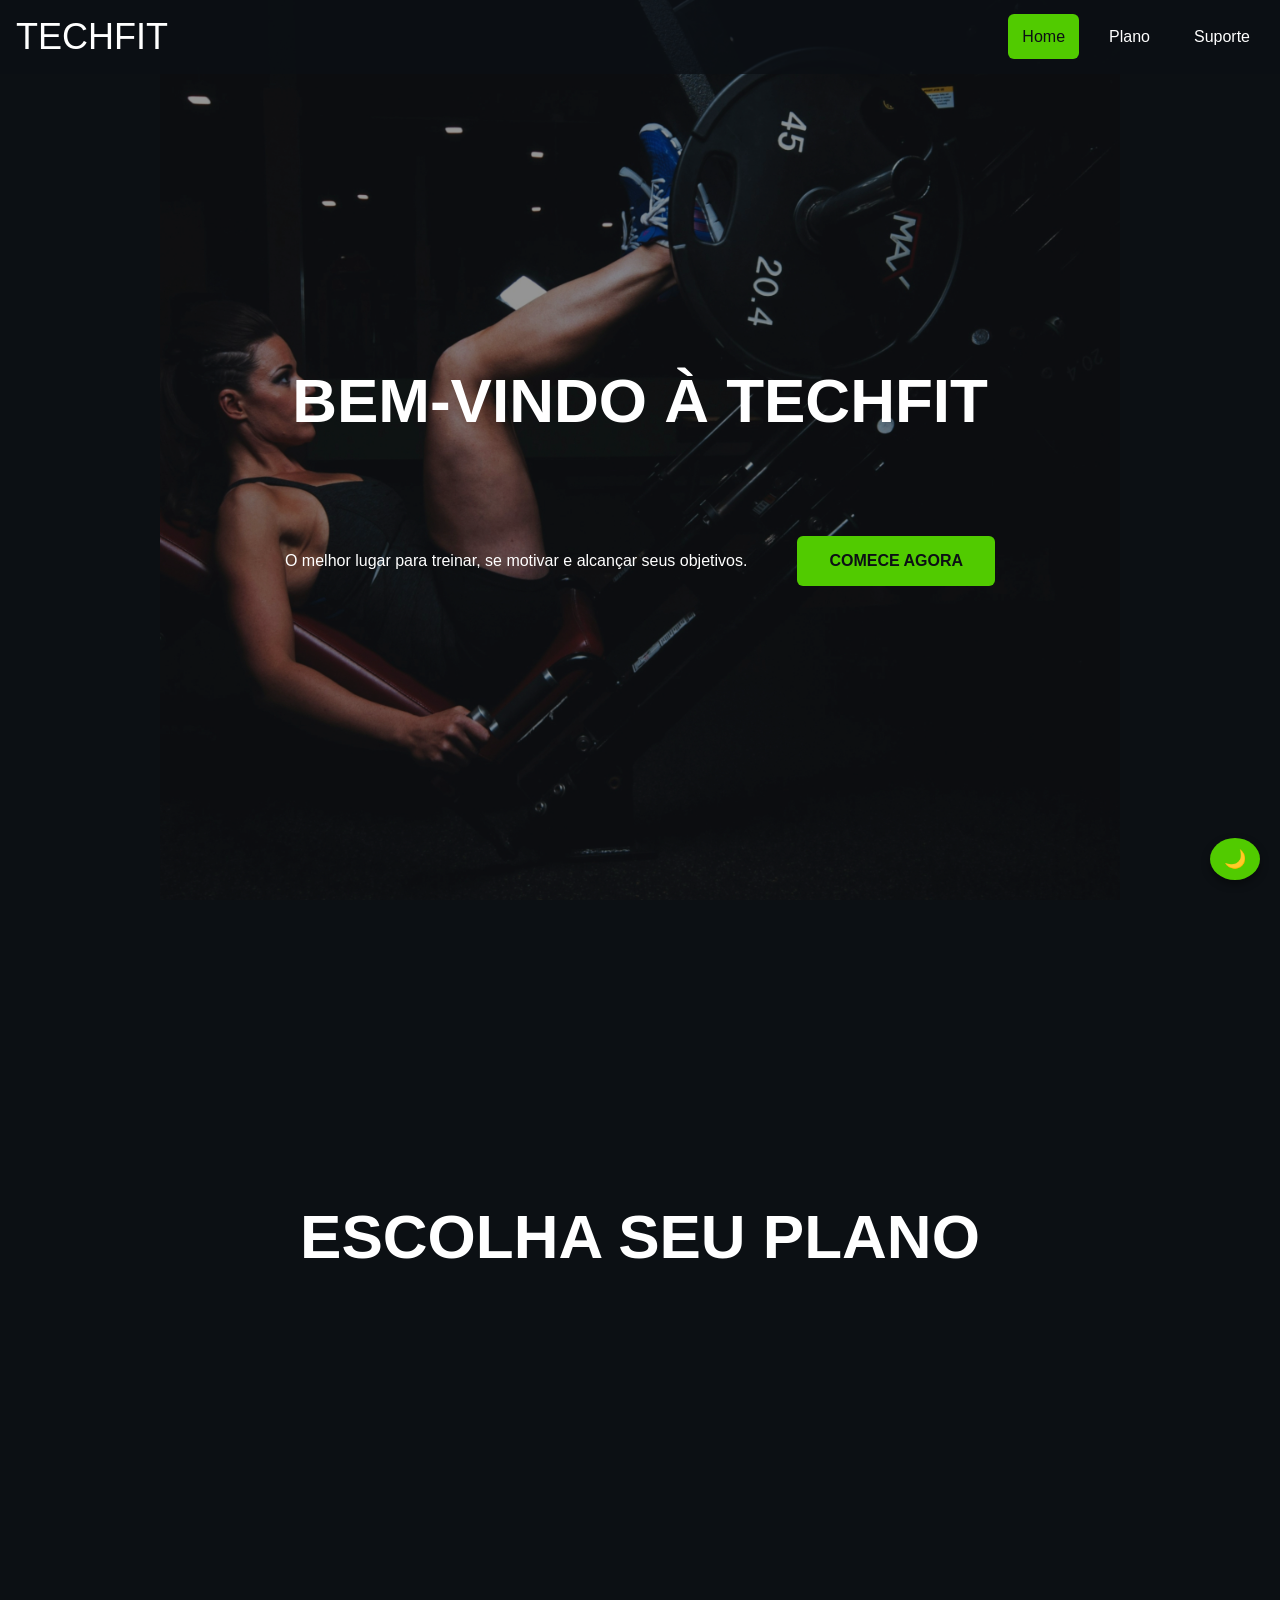
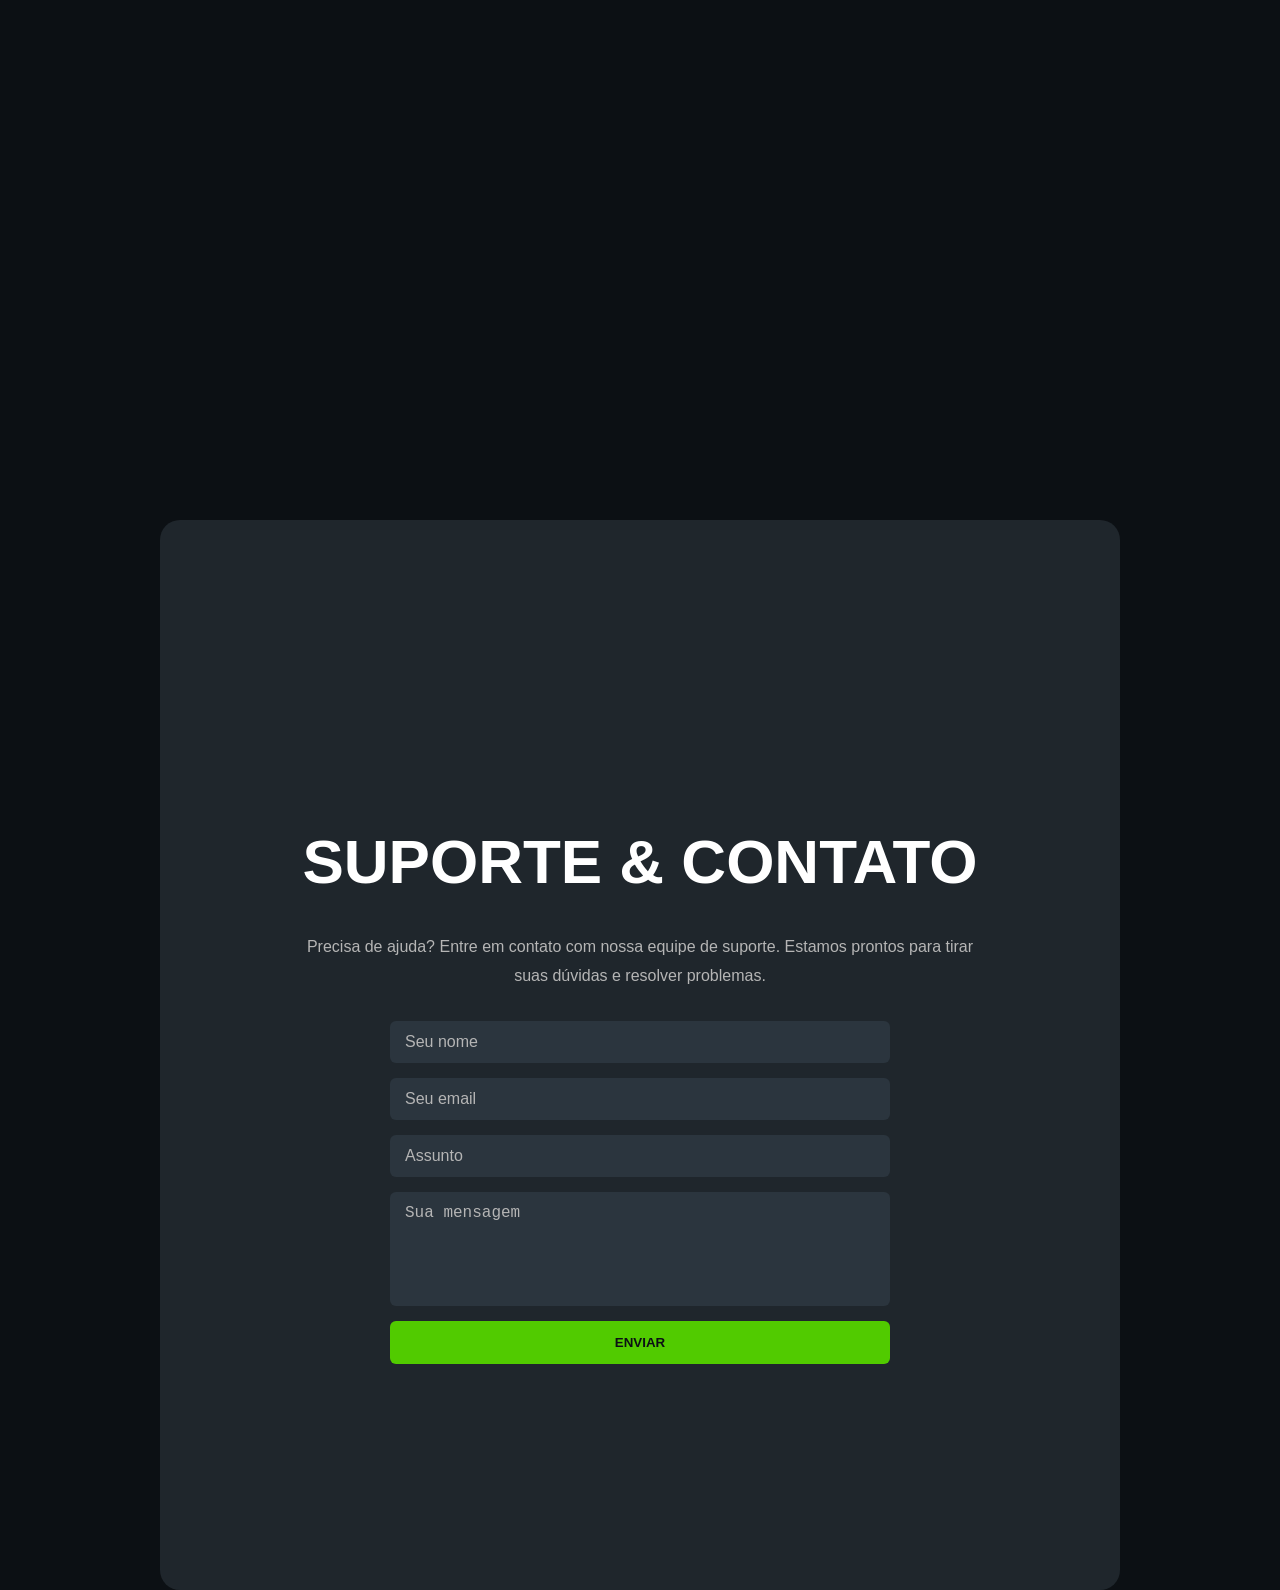
<file: index.html>
<!DOCTYPE html>
<html lang="pt-br">
<head>
    <meta charset="UTF-8">
    <meta name="viewport" content="width=device-width, initial-scale=1.0">
    <title>TechFit - Home</title>
    <link rel="stylesheet" href="assets/css/style.css">
    <link rel="shortcut icon" href="favicon-16x16.png" type="image/x-icon">
</head>
<body>

<!-- ===== HEADER ===== -->
<header class="header">
    <div class="header__logo">TechFit</div>
    <nav class="header__nav">
    <ul>
        <li><a href="#home" class="header__nav--active">Home</a></li>
        <li><a href="#plano">Plano</a></li>
        <li><a href="#suporte">Suporte</a></li>
        <!-- <li><a href="#contato">Contato</a></li> removido -->
    </ul>
</nav>

</header>

<!-- ===== HOME ===== -->
<section id="home" class="home-section">
    <div class="home-overlay"></div>
    <div class="home-content">
        <h1 class="main-title">Bem-vindo à TechFit</h1>
        <p class="home-subtitle">O melhor lugar para treinar, se motivar e alcançar seus objetivos.</p>
        <a href="#plano" class="btn-home">Comece Agora</a>
    </div>
</section>

<!-- ===== PLANO ===== -->
<section id="plano" class="section">
    <h1 class="main-title">Escolha seu plano</h1>
    <div class="pricing">
        <div class="pricing-plan">
            <h2 class="pricing-plan__title">Essencial</h2>
            <p><span class="pricing-plan__price">R$50.00</span> / mês</p>
            <ul class="pricing-plan__features">
                <li>1 Acesso a visitante por mês</li>
                <li>Suplemento grátis</li>
                <li>App grátis</li>
            </ul>
            <a href="essencial.html" class="pricing-plan__cta">Assine já</a>
        </div>

        <div class="pricing-plan">
            <h2 class="pricing-plan__title">Premium</h2>
            <p><span class="pricing-plan__price">R$80.00</span> / mês</p>
            <ul class="pricing-plan__features">
                <li>1 Acesso a visitante por mês</li>
                <li>Suplemento grátis</li>
                <li>App grátis</li>
                <li>Acesso liberado a todas unidades</li>
            </ul>
           <a href="premium.html" class="pricing-plan__cta">Assine já</a>
        </div>

        <div class="pricing-plan">
            <h2 class="pricing-plan__title">Gold</h2>
            <p><span class="pricing-plan__price">R$120.00</span> / mês</p>
            <ul class="pricing-plan__features">
                <li>1 Acesso a visitante por mês</li>
                <li>Suplemento grátis</li>
                <li>App grátis</li>
                <li>Acesso liberado a todas unidades</li>
                <li>Personal trainer grátis</li>
            </ul>
            <a href="gold.html" class="pricing-plan__cta">Assine já</a>
        </div>
    </div>
</section>

<!-- ===== SUPORTE / CONTATO ===== -->
<section id="suporte" class="section suporte-section">
    <h1 class="main-title">Suporte & Contato</h1>
    <p class="suporte-text">
        Precisa de ajuda? Entre em contato com nossa equipe de suporte. Estamos prontos para tirar suas dúvidas e resolver problemas.
    </p>

    <div class="suporte-form">
        <input type="text" id="nome" placeholder="Seu nome" required>
        <input type="email" id="email" placeholder="Seu email" required>
        <input type="text" id="assunto" placeholder="Assunto" required>
        <textarea id="mensagem" placeholder="Sua mensagem" rows="5" required></textarea>
        <button id="enviar">Enviar</button>
        <p id="confirmacao" class="confirmacao-text"></p>
    </div>
</section>


<script src="assets/js/script.js" defer></script>
</body>
</html>
</file>
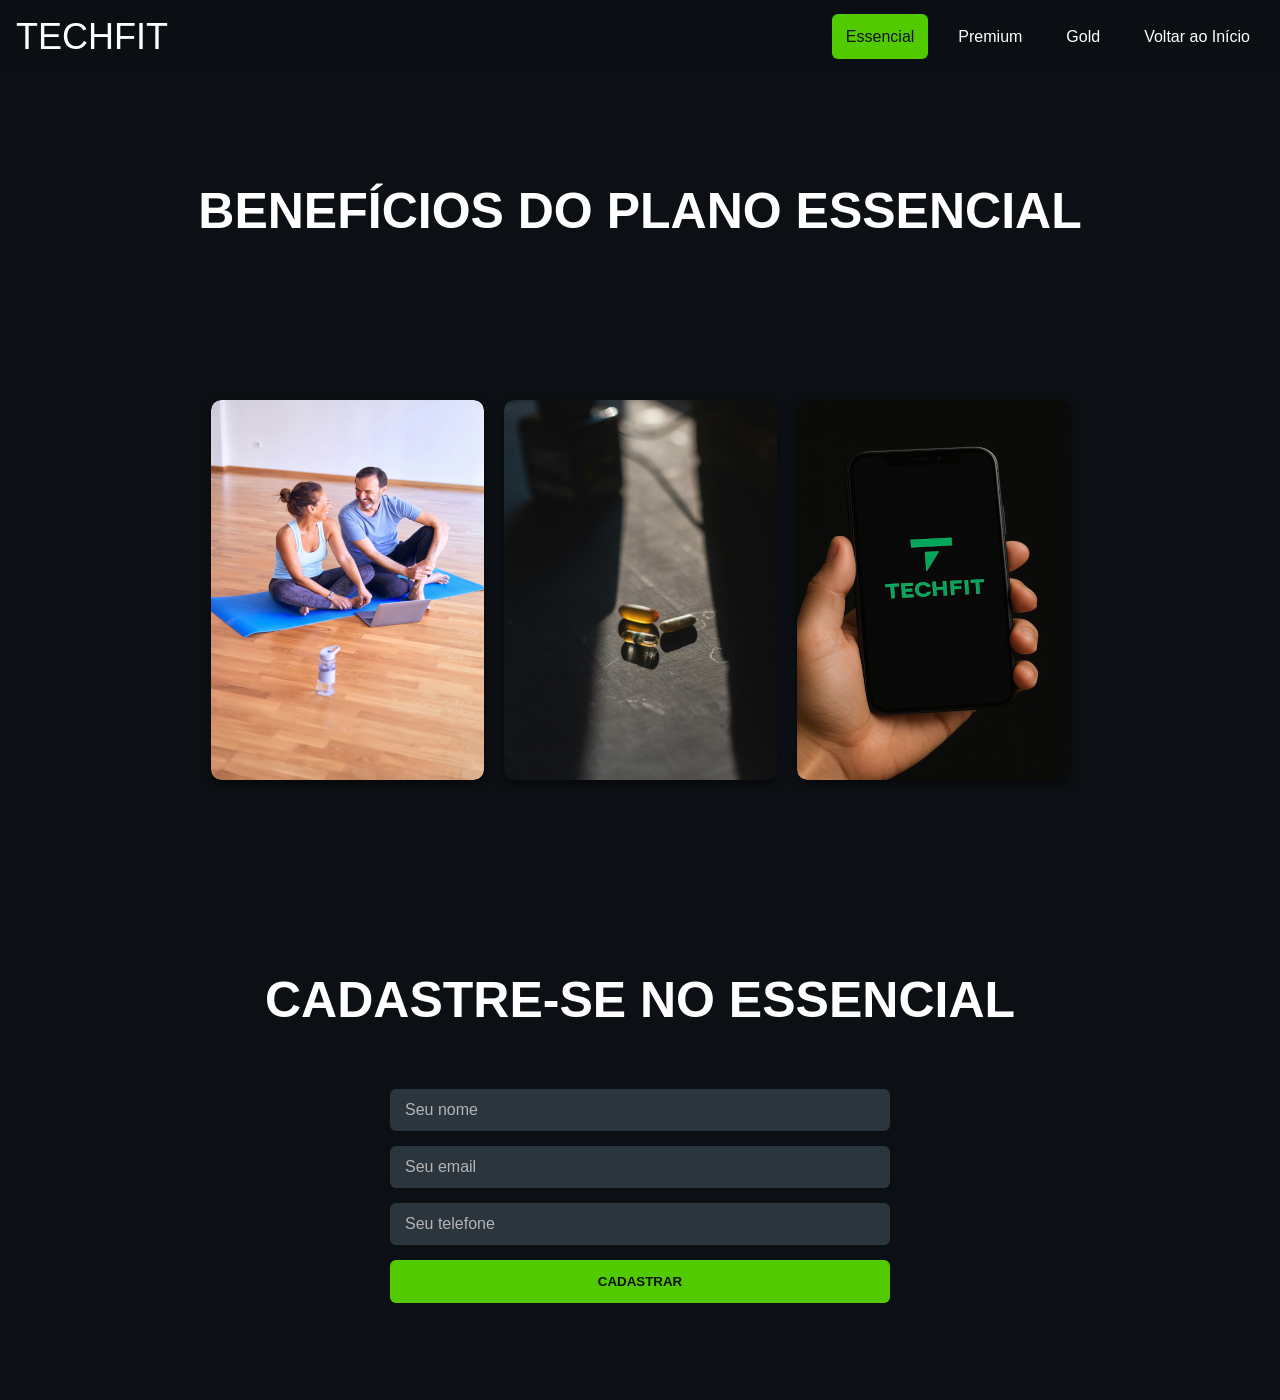
<file: essencial.html>
<!DOCTYPE html>
<html lang="pt-br">
<head>
  <meta charset="UTF-8">
  <meta name="viewport" content="width=device-width, initial-scale=1.0">
  <title>TechFit - Plano Essencial</title>
  <link rel="stylesheet" href="assets/css/essencial.css">
  <link rel="shortcut icon" href="favicon-16x16.png" type="image/x-icon">
</head>
<body>

  <!-- ===== HEADER ===== -->
  <header class="header">
    <div class="header__logo">TechFit</div>
    <nav class="header__nav">
      <ul>
        <li><a href="essencial.html" class="header__nav--active">Essencial</a></li>
        <li><a href="premium.html">Premium</a></li>
        <li><a href="gold.html">Gold</a></li>
        <li><a href="index.html">Voltar ao Início</a></li>
      </ul>
    </nav>
  </header>

  <!-- ===== BENEFÍCIOS ===== -->
  <section class="beneficios-wrapper">
    <h1 class="main-title">Benefícios do Plano Essencial</h1>

    <div class="beneficios">
      <div class="beneficio-card">
        <img src="assets/img/acessoamigo.jpg" alt="Acesso a visitante">
        <div class="beneficio-text">1 Acesso a visitante por mês</div>
      </div>

      <div class="beneficio-card">
        <img src="assets/img/suplemento.jpg" alt="Suplemento grátis">
        <div class="beneficio-text">Suplemento grátis</div>
      </div>

      <div class="beneficio-card">
        <img src="assets/img/app.jpg" alt="App grátis">
        <div class="beneficio-text">App grátis</div>
      </div>

  </section>

  <!-- ===== CADASTRO ===== -->
  <section class="cadastro">
  <h1 class="main-title">Cadastre-se no Essencial</h1>
  <form id="cadastroForm" class="cadastro-form">
  <input type="text" id="nome" placeholder="Seu nome" required>
  <input type="email" id="email" placeholder="Seu email" required>
  <input type="text" id="telefone" placeholder="Seu telefone" required>
  <button type="submit">Cadastrar</button>
  <p id="confirmacao" class="confirmacao-text"></p>
</form>
<!-- Modal de confirmação -->
<div id="popupConfirmacao" class="popup">
  <div class="popup-content">
    <span id="fecharPopup" class="popup-fechar">&times;</span>
    <p id="mensagemPopup"></p>
  </div>
</div>

</section>

  <script src="assets/js/premium.js"></script>
</body>
</html>
</file>
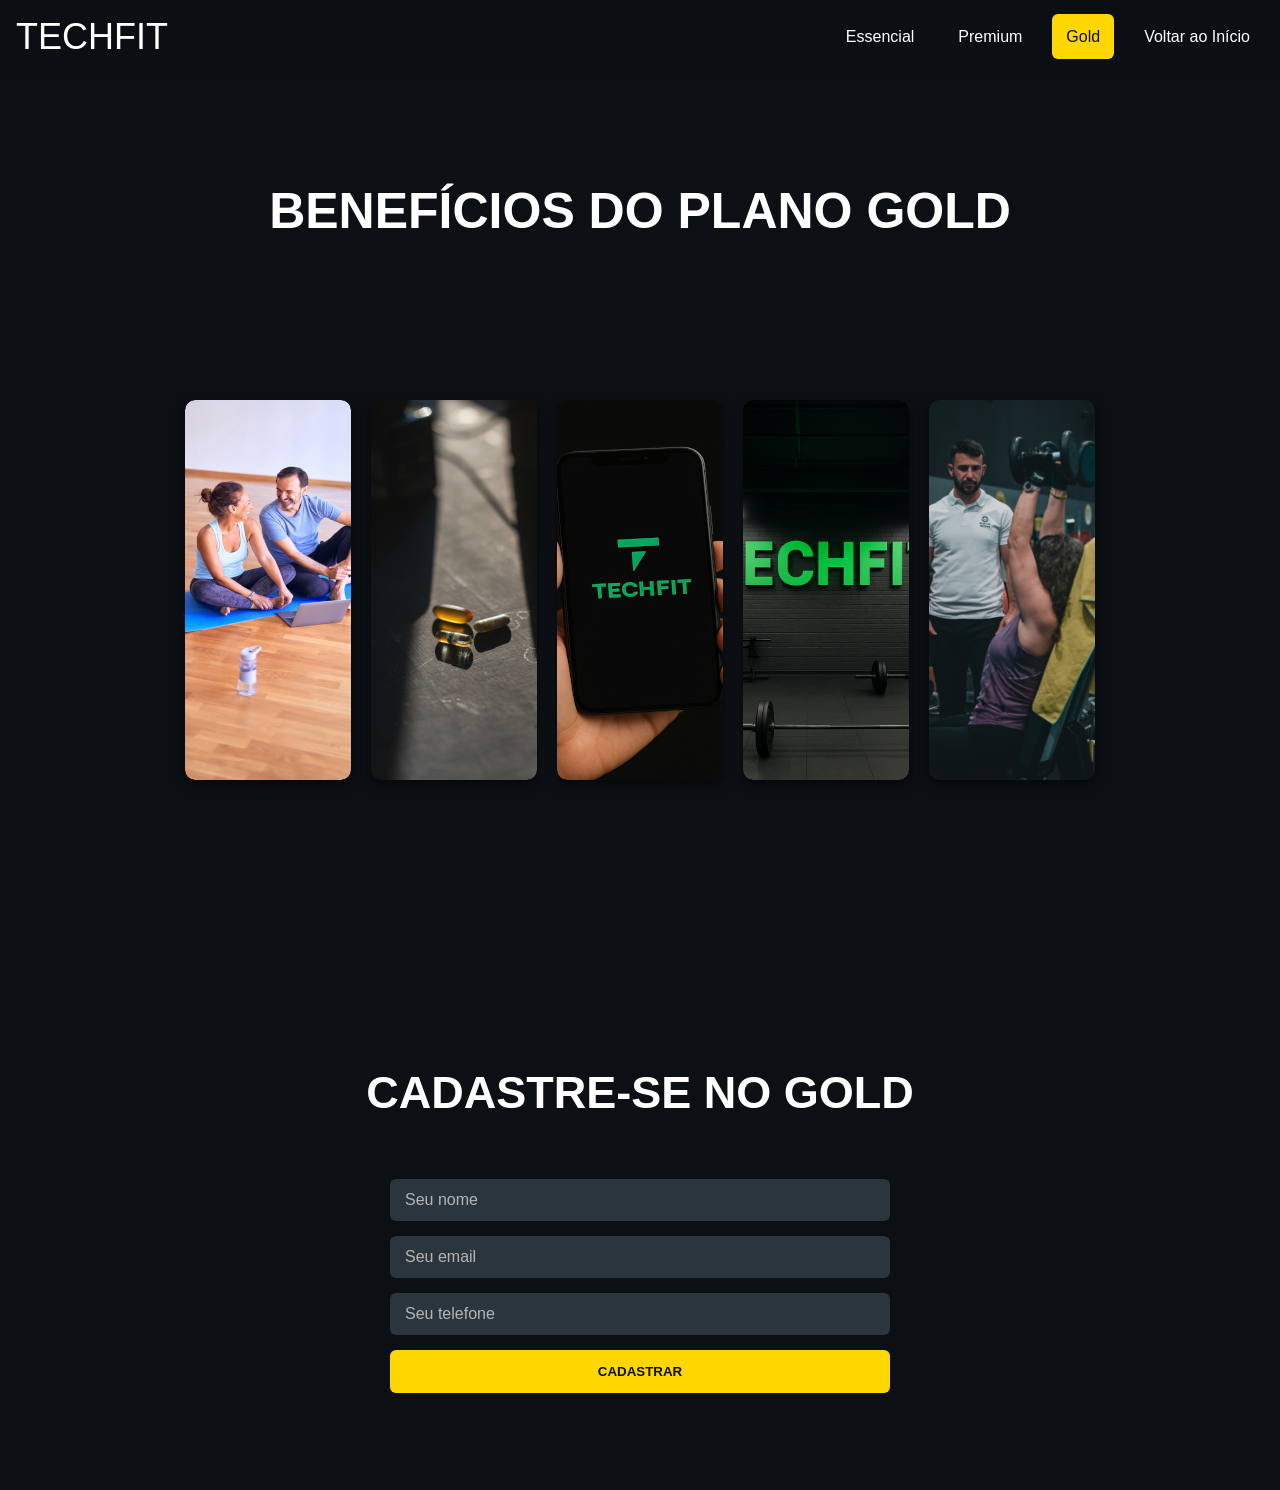
<file: gold.html>
<!DOCTYPE html>
<html lang="pt-br">
<head>
  <meta charset="UTF-8">
  <meta name="viewport" content="width=device-width, initial-scale=1.0">
  <title>TechFit - Plano Gold</title>
  <link rel="stylesheet" href="assets/css/gold.css">
  <link rel="shortcut icon" href="favicon-16x16.png" type="image/x-icon">
</head>
<body>

  <!-- ===== HEADER ===== -->
  <header class="header">
    <div class="header__logo">TechFit</div>
    <nav class="header__nav">
      <ul>
        <li><a href="essencial.html">Essencial</a></li>
        <li><a href="premium.html">Premium</a></li>
        <li><a href="gold.html" class="header__nav--active">Gold</a></li>
        <li><a href="index.html">Voltar ao Início</a></li>
      </ul>
    </nav>
  </header>

  <!-- ===== BENEFÍCIOS ===== -->
  <section class="beneficios-wrapper">
    <h1 class="main-title">Benefícios do Plano Gold</h1>

    <div class="beneficios">
      <div class="beneficio-card">
        <img src="assets/img/acessoamigo.jpg" alt="Acesso a visitante">
        <div class="beneficio-text">1 Acesso a visitante por mês</div>
      </div>

      <div class="beneficio-card">
        <img src="assets/img/suplemento.jpg" alt="Suplemento grátis">
        <div class="beneficio-text">Suplemento grátis</div>
      </div>

      <div class="beneficio-card">
        <img src="assets/img/app.jpg" alt="App grátis">
        <div class="beneficio-text">App grátis</div>
      </div>

      <div class="beneficio-card">
        <img src="assets/img/unidade.png" alt="Acesso a todas unidades">
        <div class="beneficio-text">Acesso liberado a todas unidades</div>
      </div>

      <div class="beneficio-card">
        <img src="assets/img/personal.jpg" alt="Acesso a todas unidades">
        <div class="beneficio-text">Personal Trainer Grátis</div>
      </div>
    </div>
  </section>

  <!-- ===== CADASTRO ===== -->
  <section class="cadastro">
  <h1 class="main-title">Cadastre-se no Gold</h1>
  <form id="cadastroForm" class="cadastro-form">
  <input type="text" id="nome" placeholder="Seu nome" required>
  <input type="email" id="email" placeholder="Seu email" required>
  <input type="text" id="telefone" placeholder="Seu telefone" required>
  <button type="submit">Cadastrar</button>
  <p id="confirmacao" class="confirmacao-text"></p>
</form>
<!-- Modal de confirmação -->
<div id="popupConfirmacao" class="popup">
  <div class="popup-content">
    <span id="fecharPopup" class="popup-fechar">&times;</span>
    <p id="mensagemPopup"></p>
  </div>
</div>

</section>

  <script src="assets/js/gold.js"></script>
</body>
</html>
</file>
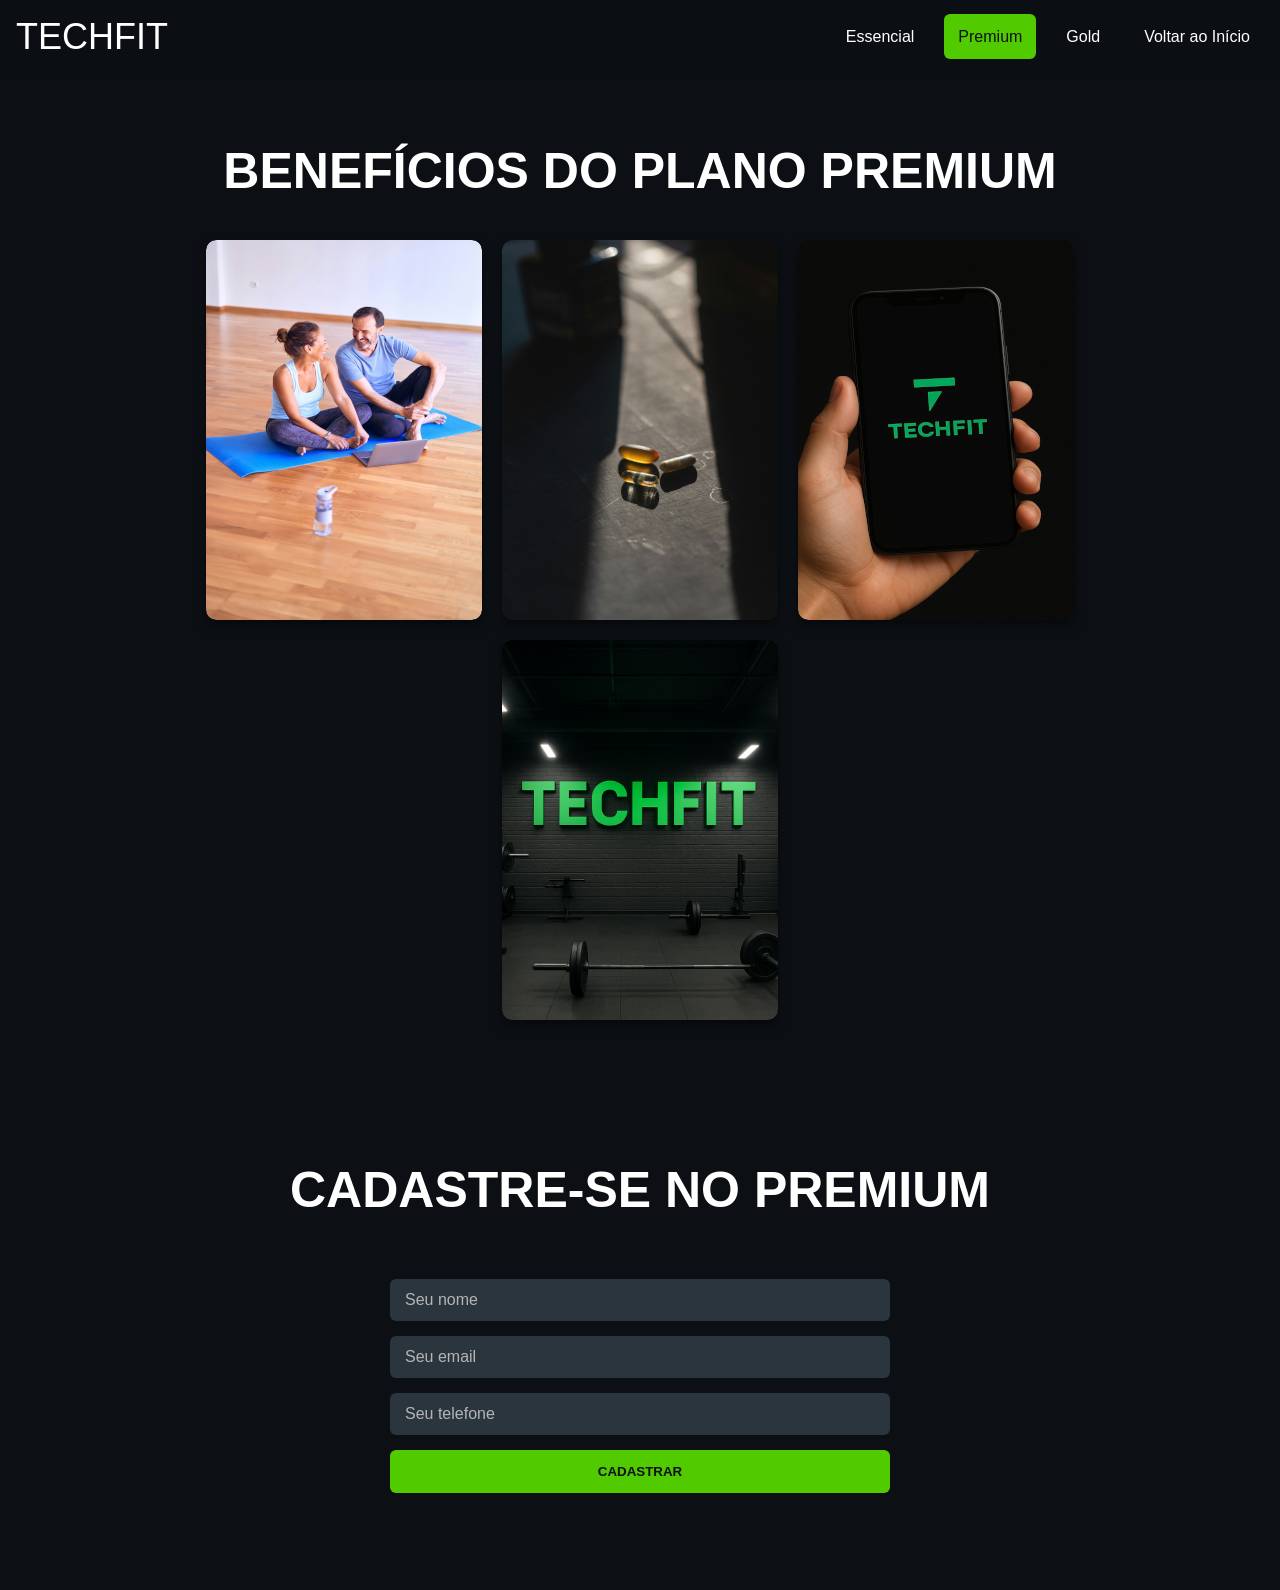
<file: premium.html>
<!DOCTYPE html>
<html lang="pt-br">
<head>
  <meta charset="UTF-8">
  <meta name="viewport" content="width=device-width, initial-scale=1.0">
  <title>TechFit - Plano Premium</title>
  <link rel="stylesheet" href="assets/css/premium.css">
  <link rel="shortcut icon" href="favicon-16x16.png" type="image/x-icon">
</head>
<body>

  <!-- ===== HEADER ===== -->
  <header class="header">
    <div class="header__logo">TechFit</div>
    <nav class="header__nav">
      <ul>
        <li><a href="essencial.html">Essencial</a></li>
        <li><a href="premium.html" class="header__nav--active">Premium</a></li>
        <li><a href="gold.html">Gold</a></li>
        <li><a href="index.html">Voltar ao Início</a></li>
      </ul>
    </nav>
  </header>

  <!-- ===== BENEFÍCIOS ===== -->
  <section class="beneficios-wrapper">
    <h1 class="main-title">Benefícios do Plano Premium</h1>

    <div class="beneficios">
      <div class="beneficio-card">
        <img src="assets/img/acessoamigo.jpg" alt="Acesso a visitante">
        <div class="beneficio-text">1 Acesso a visitante por mês</div>
      </div>

      <div class="beneficio-card">
        <img src="assets/img/suplemento.jpg" alt="Suplemento grátis">
        <div class="beneficio-text">Suplemento grátis</div>
      </div>

      <div class="beneficio-card">
        <img src="assets/img/app.jpg" alt="App grátis">
        <div class="beneficio-text">App grátis</div>
      </div>

      <div class="beneficio-card">
        <img src="assets/img/unidade.png" alt="Acesso a todas unidades">
        <div class="beneficio-text">Acesso liberado a todas unidades</div>
      </div>
    </div>
  </section>

  <!-- ===== CADASTRO ===== -->
  <section class="cadastro">
  <h1 class="main-title">Cadastre-se no Premium</h1>
  <form id="cadastroForm" class="cadastro-form">
  <input type="text" id="nome" placeholder="Seu nome" required>
  <input type="email" id="email" placeholder="Seu email" required>
  <input type="text" id="telefone" placeholder="Seu telefone" required>
  <button type="submit">Cadastrar</button>
  <p id="confirmacao" class="confirmacao-text"></p>
</form>
<!-- Modal de confirmação -->
<div id="popupConfirmacao" class="popup">
  <div class="popup-content">
    <span id="fecharPopup" class="popup-fechar">&times;</span>
    <p id="mensagemPopup"></p>
  </div>
</div>

</section>

  <script src="assets/js/premium.js"></script>
</body>
</html>
</file>
<file: assets/css/style.css>
/* === BODY E FONTES === */
body {
    background-color: #0c1014;
    color: white;
    width: 90%;
    max-width: 960px;
    margin: 0 auto;
    font-family: 'Gill Sans', 'Gill Sans MT', Calibri, 'Trebuchet MS', sans-serif;
    scroll-behavior: smooth;
}

/* === HEADER === */
.header {
    position: fixed;
    top: 0;
    left: 0;
    right: 0;
    z-index: 1000;
    display: flex;
    justify-content: space-between;
    align-items: center;
    background-color: #0c1014cc;
    padding: 16px;
}

.header__logo {
    font-size: 36px;
    text-transform: uppercase;
}

.header__nav ul {
    display: flex;
    list-style: none;
    gap: 16px;
    margin: 0;
    padding: 0;
}

.header__nav a {
    color: white;
    text-decoration: none;
    padding: 14px;
    border-radius: 6px;
}

.header__nav a:hover {
    text-decoration: underline;
}

a.header__nav--active {
    background-color: #51cb00;
    color: #0c1014;
    pointer-events: none;
}

/* ===== HOME SECTION ===== */
.home-section {
    position: relative;
    background-image: url('../img/fitness.jpg');
    background-size: cover;
    background-position: center;
    min-height: 100vh;
    display: flex;
    align-items: center;
    justify-content: center;
    text-align: center;
    color: white;
    padding: 0;
    width: 100%;
    overflow: hidden;
}

.home-section::before {
    content: '';
    position: absolute;
    top: 0; left: 0; right: 0; bottom: 0;
    background: rgba(0,0,0,0.42);
    z-index: 0;
}

.home-content {
    position: relative;
    z-index: 1;
    max-width: 800px;
    display: flex;
    align-items: center;
    justify-content: center;
    gap: 50px;
    flex-wrap: wrap;
}

.home-text {
    max-width: 500px;
    text-align: center;
}

.home-image img {
    max-width: 400px;
    width: 100%;
    border-radius: 10px;
    box-shadow: 0 5px 15px rgba(0,0,0,0.5);
}

/* Botão Home */
.btn-home {
    text-decoration: none;
    color: #0c1014;
    background-color: #51cb00;
    padding: 16px 32px;
    border-radius: 6px;
    font-weight: bold;
    text-transform: uppercase;
    font-size: 16px;
    transition: 0.3s;
    display: inline-block;
}

.btn-home:hover {
    background-color: transparent;
    color: #51cb00;
    outline: 2px solid #51cb00;
}

.btn-home:active {
    transform: scale(0.98);
}

/* === PLANOS / PRICING === */
.pricing {
    display: flex;
    gap: 20px;
    justify-content: center;
    flex-wrap: wrap;
}

.pricing-plan {
    flex: 1;
    max-width: 300px;
    background-color: #1f262c;
    padding: 30px;
    border-radius: 6px;
    box-shadow: 0 5px 12px black;
    display: flex;
    flex-direction: column;
    align-items: center;
    opacity: 0;
    transform: translateY(50px);
    transition: 0.6s ease-out;
}

.pricing-plan.show {
    opacity: 1;
    transform: translateY(0);
}

.pricing-plan__title {
    text-transform: uppercase;
    border-bottom: 2px solid #51cb00;
    margin-top: 0;
    padding-bottom: 10px;
    letter-spacing: 2px;
}

.pricing-plan__price {
    font-size: 34px;
}

.pricing-plan__features {
    margin: 20px 0 35px;
    color: #b5b5b5;
    padding-left: 16px;
    line-height: 1.8;
    text-align: left;
    flex: 1;
}

.pricing-plan__features li::marker {
    color: #51cb00;
}

.pricing-plan__cta {
    text-decoration: none;
    color: #0c1014;
    background-color: #51cb00;
    border-radius: 6px;
    text-transform: uppercase;
    font-size: 16px;
    font-weight: bold;
    padding: 16px 10px;
    width: 100%;
    text-align: center;
}

.pricing-plan__cta:hover {
    outline: 2px solid #51cb00;
    background-color: transparent;
    color: white;
}

/* === SUPORTE / CONTATO === */
.suporte-section {
    background-color: #1f262c;
    color: white;
    display: flex;
    flex-direction: column;
    align-items: center;
    text-align: center;
    padding: 60px 20px;
    border-radius: 20px;
    margin-top: 150px;
}

.suporte-section .main-title {
    margin-bottom: 20px;
}

.suporte-section .suporte-text {
    max-width: 700px;
    margin-bottom: 30px;
    color: #b5b5b5;
    line-height: 1.8;
}

.suporte-form {
    display: flex;
    flex-direction: column;
    width: 100%;
    max-width: 500px;
    gap: 15px;
}

.suporte-form input,
.suporte-form textarea {
    padding: 12px 15px;
    border-radius: 6px;
    border: none;
    font-size: 16px;
    background-color: #2b353e;
    color: white;
    resize: none;
}

.suporte-form input::placeholder,
.suporte-form textarea::placeholder {
    color: #b5b5b5;
}

.suporte-form button {
    padding: 14px 20px;
    background-color: #51cb00;
    color: #0c1014;
    font-weight: bold;
    text-transform: uppercase;
    border: none;
    border-radius: 6px;
    cursor: pointer;
    transition: all 0.3s;
}

.suporte-form button:hover {
    background-color: transparent;
    color: white;
    outline: 2px solid #51cb00;
}

.confirmacao-text {
    color: #51cb00;
    font-weight: bold;
    margin-top: 10px;
    text-align: center;
}

/* === SEÇÕES === */
.section {
    min-height: 100vh;
    padding: 120px 20px 50px;
    display: flex;
    flex-direction: column;
    align-items: center;
    justify-content: center;
    text-align: center;
}

/* === TITULOS === */
.main-title {
    font-size: 62px;
    text-transform: uppercase;
    margin-bottom: 50px;
}

/* === HEADER SCROLLED === */
.header--scrolled {
    background-color: #0c1014cc;
    backdrop-filter: blur(5px);
    box-shadow: 0 2px 8px rgba(0,0,0,0.6);
    transition: 0.3s;
}

/* === TOGGLE DARK/LIGHT MODE BUTTON === */
.toggle-mode {
    position: fixed;
    bottom: 20px;
    right: 20px;
    padding: 10px 14px;
    border: none;
    border-radius: 50%;
    background: #51cb00;
    color: #0c1014;
    font-size: 18px;
    cursor: pointer;
    box-shadow: 0 4px 8px rgba(0,0,0,0.4);
}

/* === LIGHT MODE === */
body.light-mode {
    background-color: #f4f4f4;
    color: #0c1014;
}

.header__nav a {
    color: white;
    text-decoration: none;
    padding: 14px;
    border-radius: 6px;
    transition: background-color 0.3s, color 0.3s;
}

.header__nav a:hover {
    background-color: #51cb00;
    color: #0c1014;
}

a.header__nav--active {
    background-color: #51cb00;
    color: #0c1014;
    pointer-events: none;
}

.beneficios {
  display: flex;
  flex-direction: column;
  align-items: center;
  gap: 30px;
  padding: 50px 20px;
}

.beneficio-card {
  position: relative;
  width: 300px;
  overflow: hidden;
  border-radius: 10px;
  cursor: pointer;
  box-shadow: 0 4px 10px rgba(0,0,0,0.5);
}

.beneficio-card img {
  width: 100%;
  height: 400px;
  object-fit: cover;
  display: block;
  border-radius: 10px;
  transition: transform 0.3s ease;
}

.beneficio-card:hover img {
  transform: scale(1.05);
}

.beneficio-text {
  position: absolute;
  bottom: -100%;
  left: 0;
  width: 100%;
  background: rgba(0, 0, 0, 0.7);
  color: #51cb00;
  padding: 15px;
  text-align: center;
  font-weight: bold;
  transition: bottom 0.4s ease;
}

/* Quando clicar adiciona a classe .ativo */
.beneficio-card.ativo .beneficio-text {
  bottom: 0;
}



/* Destaque para o plano Essencial */
.pricing-plan.destaque {
    border: 2px solid #51cb00;
    transform: scale(1.05);
}


body.light-mode .header {
    background-color: #ffffffcc;
}

body.light-mode .header__logo,
body.light-mode .header__nav a {
    color: #0c1014;
}

body.light-mode a.header__nav--active {
    background-color: #51cb00;
    color: #fff;
}

body.light-mode .pricing-plan {
    background-color: white;
    box-shadow: 0 2px 6px rgba(0,0,0,0.1);
}

body.light-mode .suporte-section {
    background-color: #e2e2e2;
    color: #0c1014;
}

body.light-mode .suporte-form input,
body.light-mode .suporte-form textarea {
    background-color: #ffffff;
    color: #0c1014;
}

body.light-mode .suporte-form input::placeholder,
body.light-mode .suporte-form textarea::placeholder {
    color: #666666;
}

body.light-mode .suporte-form button {
    background-color: #51cb00;
    color: #0c1014;
}

body.light-mode .suporte-form button:hover {
    background-color: transparent;
    color: #51cb00;
    outline: 2px solid #51cb00;
}

body.light-mode .confirmacao-text {
    color: #51cb00;
}

/* === Responsividade para celulares (até 600px) === */
@media (max-width: 600px) {

  body {
    width: 95%;
  }

  .header {
    flex-direction: column;
    padding: 12px;
  }

  .header__logo {
    font-size: 28px;
    margin-bottom: 8px;
  }

  .header__nav ul {
    flex-direction: column;
    gap: 10px;
  }

  .header__nav a {
    padding: 10px;
    font-size: 14px;
  }

  .beneficios {
    padding: 20px 10px;
  }

  .beneficios {
    flex-direction: column;
    align-items: center;
    gap: 20px;
  }

  .beneficio-card {
    width: 100%;
    max-width: 320px;
  }

  .beneficio-card img {
    height: 250px;
  }

  .main-title {
    font-size: 36px;
    margin-bottom: 30px;
  }

  .cadastro-form input,
  .cadastro-form button {
    font-size: 14px;
  }

  .cadastro-form input {
    padding: 10px;
  }

  .cadastro-form button {
    padding: 12px;
  }

  /* Se tiver seção pricing no index */
  .pricing {
    flex-direction: column;
    gap: 15px;
  }

  .pricing-plan {
    max-width: 100%;
  }
}
</file>
<file: assets/css/essencial.css>
/* === BODY E FONTES === */
body {
    background-color: #0c1014;
    color: white;
    width: 90%;
    max-width: 960px;
    margin: 0 auto;
    font-family: 'Gill Sans', 'Gill Sans MT', Calibri, 'Trebuchet MS', sans-serif;
    scroll-behavior: smooth;
}

/* === HEADER === */
.header {
    position: fixed;
    top: 0;
    left: 0;
    right: 0;
    z-index: 1000;
    display: flex;
    justify-content: space-between;
    align-items: center;
    background-color: #0c1014cc;
    padding: 16px;
}

.header__logo {
    font-size: 36px;
    text-transform: uppercase; /* TechFit maiúsculo */
}

.header__nav ul {
    display: flex;
    list-style: none;
    gap: 16px;
    margin: 0;
    padding: 0;
}

.header__nav a {
    color: white;
    text-decoration: none;
    padding: 14px;
    border-radius: 6px;
    transition: background-color 0.3s, color 0.3s;
}

.header__nav a:hover {
    background-color: #51cb00;
    color: #0c1014;
}

a.header__nav--active {
    background-color: #51cb00;
    color: #0c1014;
    pointer-events: none;
}

/* === HEADER SCROLLED === */
.header--scrolled {
    background-color: #0c1014cc;
    backdrop-filter: blur(5px);
    box-shadow: 0 2px 8px rgba(0,0,0,0.6);
    transition: 0.3s;
}

/* === LIGHT MODE === */
body.light-mode .header {
    background-color: #ffffffcc;
}

body.light-mode .header__logo,
body.light-mode .header__nav a {
    color: #0c1014;
}

body.light-mode a.header__nav--active {
    background-color: #51cb00;
    color: #fff;
}

/* === BENEFÍCIOS === */
.beneficios {
    display: flex;
    flex-direction: column;
    align-items: center;
    gap: 30px;
    padding: 120px 20px 50px;
}

.beneficio-card {
    position: relative;
    width: 300px;
    overflow: hidden;
    border-radius: 10px;
    cursor: pointer;
    box-shadow: 0 4px 10px rgba(0,0,0,0.5);
}

.beneficio-card img {
    width: 100%;
    height: 400px;
    object-fit: cover;
    display: block;
    border-radius: 10px;
    transition: transform 0.3s ease;
}

.beneficio-card:hover img {
    transform: scale(1.05);
}

.beneficio-text {
    position: absolute;
    bottom: -100%;
    left: 0;
    width: 100%;
    background: rgba(0, 0, 0, 0.7);
    color: #51cb00;
    padding: 15px;
    text-align: center;
    font-weight: bold;
    transition: bottom 0.4s ease;
}

.beneficio-card.ativo .beneficio-text {
    bottom: 0;
}

/* === FORMULÁRIO DE CADASTRO === */
.cadastro-section {
    background-color: #1f262c;
    color: white;
    display: flex;
    flex-direction: column;
    align-items: center;
    text-align: center;
    padding: 60px 20px;
    border-radius: 20px;
    margin-top: 50px;
}

.cadastro-section h1 {
    margin-bottom: 30px;
}

.cadastro-form {
    display: flex;
    flex-direction: column;
    width: 100%;
    max-width: 500px;
    gap: 15px;
}

.cadastro-form input {
    padding: 12px 15px;
    border-radius: 6px;
    border: none;
    font-size: 16px;
    background-color: #2b353e;
    color: white;
}

.cadastro-form input::placeholder {
    color: #b5b5b5;
}

.cadastro-form button {
    padding: 14px 20px;
    background-color: #51cb00;
    color: #0c1014;
    font-weight: bold;
    text-transform: uppercase;
    border: none;
    border-radius: 6px;
    cursor: pointer;
    transition: all 0.3s;
}

.cadastro-form button:hover {
    background-color: transparent;
    color: white;
    outline: 2px solid #51cb00;
}

.confirmacao-cadastro {
    color: #51cb00;
    font-weight: bold;
    margin-top: 10px;
    text-align: center;
}

/* === SEÇÕES === */
.section {
    min-height: 100vh;
    display: flex;
    flex-direction: column;
    align-items: center;
    justify-content: center;
    text-align: center;
}

/* === TITULOS === */
.main-title {
    font-size: 50px;
    text-transform: uppercase;
    margin-bottom: 40px;
}

.beneficios-wrapper {
  max-width: 1000px; /* aumenta espaço horizontal */
  margin: 0 auto;
  padding: 50px 20px;
  text-align: center;
}

.beneficios {
    display: flex;
  justify-content: center; /* centraliza horizontalmente */
  align-items: flex-start;
  gap: 20px;
  flex-direction: row;
}

.beneficio-card {
  flex: 1 1 30%; /* 30% do container cada uma */
    max-width: 30%;
  position: relative;
  cursor: pointer;
  overflow: hidden;
  border-radius: 10px;
}

.beneficio-card img {
  width: 100%;
  height: 380px;
  object-fit: cover;
  transition: transform 0.3s ease;
}

.beneficio-card:hover img {
  transform: scale(1.05);
}

.beneficio-text {
  position: absolute;
  font-size: 15px;
  bottom: -100%;
  left: 0;
  width: 100%;
  background: rgba(0,0,0,0.7);
  color: #51cb00;
  padding: 5px;
  padding-top: 15px;
  text-align: center;
  font-weight: bold;
  transition: bottom 0.4s ease;
}

.beneficio-card.ativo .beneficio-text {
  bottom: 0;
}

/* Responsivo */
@media (max-width: 980px) {
  .beneficio-card {
    flex: 1 1 45%;
    max-width: 45%;
  }
}

.cadastro {
    display: flex;
    flex-direction: column;
    align-items: center; /* centraliza horizontalmente */
    justify-content: center; /* centraliza verticalmente, se necessário */
    text-align: center;
    padding: 50px 20px;
    gap: 20px; /* espaço entre título e formulário */
}

.cadastro-form {
    display: flex;
    flex-direction: column;
    width: 100%;
    max-width: 500px; /* largura máxima do formulário */
    gap: 15px; /* espaço entre os campos */
    margin: 0 auto; /* centraliza no container */
}

/* Estilo do pop-up */
.popup {
  display: none; /* escondido por padrão */
  position: fixed;
  top: 0;
  left: 0;
  width: 100%;
  height: 100%;
  background-color: rgba(0,0,0,0.6);
  z-index: 2000;
  justify-content: center;
  align-items: center;
}

.popup-content {
  background-color: #1f262c;
  color: #51cb00;
  padding: 30px 20px;
  border-radius: 10px;
  max-width: 500px;
  text-align: center;
  font-weight: bold;
  font-size: 18px;
  position: relative;
}

.popup-fechar {
  position: absolute;
  top: 10px;
  right: 15px;
  cursor: pointer;
  font-size: 24px;
  color: #51cb00;
}

.popup-fechar:hover {
  color: #ffffff;
}

/* Ajustes para telas pequenas - celular */
@media (max-width: 600px) {
  body {
    width: 95%; /* mais espaço lateral */
    font-size: 16px; /* fonte mais confortável */
  }

  .header {
    padding: 12px 10px;
  }

  .header__logo {
    font-size: 28px;
  }

  .header__nav ul {
    flex-direction: column;
    gap: 10px;
  }

  .header__nav a {
    padding: 10px;
    font-size: 14px;
  }

  /* Benefícios */
  .beneficios {
    flex-direction: column;
    gap: 20px;
    padding: 80px 10px 40px;
  }

  .beneficio-card {
    max-width: 100%;
    width: 100%;
    height: auto; /* deixa a altura automática */
  }

  .beneficio-card img {
    height: auto;
  }

  .beneficio-text {
    font-size: 14px;
    padding: 10px 8px 15px;
  }

  /* Formulário */
  .cadastro-section {
    padding: 40px 10px;
  }

  .cadastro-form {
    max-width: 100%;
    gap: 12px;
  }

  .cadastro-form input,
  .cadastro-form button {
    font-size: 16px;
    padding: 12px 10px;
  }

  /* Popup */
  .popup-content {
    width: 90%;
    max-width: none;
    padding: 20px 15px;
    font-size: 16px;
  }

  .popup-fechar {
    font-size: 20px;
    top: 8px;
    right: 10px;
  }
}

.beneficios-wrapper {
  max-width: 1000px;
  margin: 0 auto;
  padding: 140px 5px 50px; /* aumentei o padding-top de 50px para 100px */
  text-align: center;
}

body, html {
  overflow-x: hidden;
}
</file>
<file: assets/css/gold.css>
/* === BODY E FONTES === */
body {
    background-color: #0c1014;
    color: white;
    width: 90%;
    max-width: 960px;
    margin: 0 auto;
    font-family: 'Gill Sans', 'Gill Sans MT', Calibri, 'Trebuchet MS', sans-serif;
    scroll-behavior: smooth;
}

/* === HEADER === */
.header {
    position: fixed;
    top: 0;
    left: 0;
    right: 0;
    z-index: 1000;
    display: flex;
    justify-content: space-between;
    align-items: center;
    background-color: #0c1014cc;
    padding: 16px;
}

.header__logo {
    font-size: 36px;
    text-transform: uppercase; /* TechFit maiúsculo */
}

.header__nav ul {
    display: flex;
    list-style: none;
    gap: 16px;
    margin: 0;
    padding: 0;
}

.header__nav a {
    color: white;
    text-decoration: none;
    padding: 14px;
    border-radius: 6px;
    transition: background-color 0.3s, color 0.3s;
}

.header__nav a:hover {
    background-color: #ffd700;
    color: #0c1014;
}

a.header__nav--active {
    background-color: #ffd700;
    color: #0c1014;
    pointer-events: none;
}

/* === HEADER SCROLLED === */
.header--scrolled {
    background-color: #0c1014cc;
    backdrop-filter: blur(5px);
    box-shadow: 0 2px 8px rgba(0,0,0,0.6);
    transition: 0.3s;
}

/* === LIGHT MODE === */
body.light-mode .header {
    background-color: #ffffffcc;
}

body.light-mode .header__logo,
body.light-mode .header__nav a {
    color: #0c1014;
}

body.light-mode a.header__nav--active {
    background-color: #ffd700;
    color: #fff;
}

/* === BENEFÍCIOS === */
.beneficios {
    display: flex;
    flex-direction: column;
    align-items: center;
    gap: 30px;
    padding: 120px 20px 50px;
}

.beneficio-card {
    position: relative;
    width: 300px;
    overflow: hidden;
    border-radius: 10px;
    cursor: pointer;
    box-shadow: 0 4px 10px rgba(0,0,0,0.5);
}

.beneficio-card img {
    width: 100%;
    height: 400px;
    object-fit: cover;
    display: block;
    border-radius: 10px;
    transition: transform 0.3s ease;
}

.beneficio-card:hover img {
    transform: scale(1.05);
}

.beneficio-text {
    position: absolute;
    bottom: -100%;
    left: 0;
    width: 100%;
    background: rgba(0, 0, 0, 0.7);
    color: #ffd700;
    padding: 15px;
    text-align: center;
    font-weight: bold;
    transition: bottom 0.4s ease;
}

.beneficio-card.ativo .beneficio-text {
    bottom: 0;
}

/* === FORMULÁRIO DE CADASTRO === */
.cadastro-section {
    background-color: #1f262c;
    color: white;
    display: flex;
    flex-direction: column;
    align-items: center;
    text-align: center;
    padding: 60px 20px;
    border-radius: 20px;
    margin-top: 50px;
}

.cadastro-section h1 {
    margin-bottom: 30px;
}

.cadastro-form {
    display: flex;
    flex-direction: column;
    width: 100%;
    max-width: 500px;
    gap: 15px;
}

.cadastro-form input {
    padding: 12px 15px;
    border-radius: 6px;
    border: none;
    font-size: 16px;
    background-color: #2b353e;
    color: white;
}

.cadastro-form input::placeholder {
    color: #b5b5b5;
}

.cadastro-form button {
    padding: 14px 20px;
    background-color: #ffd700;
    color: #0c1014;
    font-weight: bold;
    text-transform: uppercase;
    border: none;
    border-radius: 6px;
    cursor: pointer;
    transition: all 0.3s;
}

.cadastro-form button:hover {
    background-color: transparent;
    color: white;
    outline: 2px solid #ffd700;
}

.confirmacao-cadastro {
    color: #ffd700;
    font-weight: bold;
    margin-top: 10px;
    text-align: center;
}

/* === SEÇÕES === */
.section {
    min-height: 100vh;
    display: flex;
    flex-direction: column;
    align-items: center;
    justify-content: center;
    text-align: center;
}

/* === TITULOS === */
.main-title {
    font-size: 50px;
    text-transform: uppercase;
    margin-bottom: 40px;
}

.beneficios-wrapper {
  max-width: 1000px; /* aumenta espaço horizontal */
  margin: 0 auto;
  padding: 50px 20px;
  text-align: center;
}

.beneficios {
    display: flex;
  justify-content: center; /* centraliza horizontalmente */
  align-items: flex-start;
  gap: 20px;
  flex-direction: row;
}

.beneficio-card {
  flex: 1 1 30%; /* 30% do container cada uma */
    max-width: 30%;
  position: relative;
  cursor: pointer;
  overflow: hidden;
  border-radius: 10px;
}

.beneficio-card img {
  width: 100%;
  height: 380px;
  object-fit: cover;
  transition: transform 0.3s ease;
}

.beneficio-card:hover img {
  transform: scale(1.05);
}

.beneficio-text {
  position: absolute;
  font-size: 15px;
  bottom: -100%;
  left: 0;
  width: 100%;
  background: rgba(0,0,0,0.7);
  color: #ffd700;
  padding: 5px;
  padding-top: 15px;
  text-align: center;
  font-weight: bold;
  transition: bottom 0.4s ease;
}

.beneficio-card.ativo .beneficio-text {
  bottom: 0;
}

/* Responsivo */
@media (max-width: 980px) {
  .beneficio-card {
    flex: 1 1 45%;
    max-width: 45%;
  }
}

.cadastro {
    display: flex;
    flex-direction: column;
    align-items: center;
    justify-content: center;
    text-align: center;
    padding: 150px 20px 50px; /* aumentei de 140px para 150px */
    gap: 20px;
}

.cadastro .main-title {
  font-size: 45px;
}



.cadastro-form {
    display: flex;
    flex-direction: column;
    width: 100%;
    max-width: 500px; /* largura máxima do formulário */
    gap: 15px; /* espaço entre os campos */
    margin: 0 auto; /* centraliza no container */
}

/* Estilo do pop-up */
.popup {
  display: none; /* escondido por padrão */
  position: fixed;
  top: 0;
  left: 0;
  width: 100%;
  height: 100%;
  background-color: rgba(0,0,0,0.6);
  z-index: 2000;
  justify-content: center;
  align-items: center;
}

.popup-content {
  background-color: #1f262c;
  color: #ffd700;
  padding: 30px 20px;
  border-radius: 10px;
  max-width: 500px;
  text-align: center;
  font-weight: bold;
  font-size: 18px;
  position: relative;
}

.popup-fechar {
  position: absolute;
  top: 10px;
  right: 15px;
  cursor: pointer;
  font-size: 24px;
  color: #ffd700;
}

.popup-fechar:hover {
  color: #ffffff;
}

/* Ajustes para telas pequenas - celular */
@media (max-width: 600px) {
  body {
    width: 95%; /* mais espaço lateral */
    font-size: 16px; /* fonte mais confortável */
  }

  .header {
    padding: 12px 10px;
  }

  .header__logo {
    font-size: 28px;
  }

  .header__nav ul {
    flex-direction: column;
    gap: 10px;
  }

  .header__nav a {
    padding: 10px;
    font-size: 14px;
  }

  /* Benefícios */
  .beneficios {
    flex-direction: column;
    gap: 20px;
    padding: 80px 10px 40px;
  }

  .beneficio-card {
    max-width: 100%;
    width: 100%;
    height: auto; /* deixa a altura automática */
  }

  .beneficio-card img {
    height: auto;
  }

  .beneficio-text {
    font-size: 14px;
    padding: 10px 8px 15px;
  }

  /* Formulário */
  .cadastro-section {
    padding: 40px 10px;
  }

  .cadastro-form {
    max-width: 100%;
    gap: 12px;
  }

  .cadastro-form input,
  .cadastro-form button {
    font-size: 16px;
    padding: 12px 10px;
  }

  /* Popup */
  .popup-content {
    width: 90%;
    max-width: none;
    padding: 20px 15px;
    font-size: 16px;
  }

  .popup-fechar {
    font-size: 20px;
    top: 8px;
    right: 10px;
  }
}

.beneficios-wrapper {
  max-width: 1000px;
  margin: 0 auto;
  padding: 140px 5px 50px; /* aumentei o padding-top de 50px para 100px */
  text-align: center;
}

body, html {
  overflow-x: hidden;
}
</file>
<file: assets/css/premium.css>
/* === BODY E FONTES === */
body {
    background-color: #0c1014;
    color: white;
    width: 90%;
    max-width: 960px;
    margin: 0 auto;
    font-family: 'Gill Sans', 'Gill Sans MT', Calibri, 'Trebuchet MS', sans-serif;
    scroll-behavior: smooth;
}

/* === HEADER === */
.header {
    position: fixed;
    top: 0;
    left: 0;
    right: 0;
    z-index: 1000;
    display: flex;
    justify-content: space-between;
    align-items: center;
    background-color: #0c1014cc;
    padding: 16px;
}

.header__logo {
    font-size: 36px;
    text-transform: uppercase;
}

.header__nav ul {
    display: flex;
    flex-direction: row; /* HORIZONTAL por padrão */
    list-style: none;
    gap: 16px;
    margin: 0;
    padding: 0;
}

.header__nav a {
    color: white;
    text-decoration: none;
    padding: 14px;
    border-radius: 6px;
    transition: background-color 0.3s, color 0.3s;
}

.header__nav a:hover {
    background-color: #51cb00;
    color: #0c1014;
}

a.header__nav--active {
    background-color: #51cb00;
    color: #0c1014;
    pointer-events: none;
}

/* === HEADER SCROLLED === */
.header--scrolled {
    background-color: #0c1014cc;
    backdrop-filter: blur(5px);
    box-shadow: 0 2px 8px rgba(0,0,0,0.6);
    transition: 0.3s;
}

/* === LIGHT MODE === */
body.light-mode .header {
    background-color: #ffffffcc;
}

body.light-mode .header__logo,
body.light-mode .header__nav a {
    color: #0c1014;
}

body.light-mode a.header__nav--active {
    background-color: #51cb00;
    color: #fff;
}

/* === BENEFÍCIOS === */
.beneficios-wrapper {
  max-width: 1000px;
  margin: 0 auto;
  padding: 100px 20px 50px;
  text-align: center;
}

.beneficios {
    display: flex;
    justify-content: center;
    align-items: flex-start;
    gap: 20px;
    flex-direction: row;
    flex-wrap: wrap;
}

.beneficio-card {
    flex: 1 1 30%;
    max-width: 30%;
    position: relative;
    overflow: hidden;
    border-radius: 10px;
    cursor: pointer;
    box-shadow: 0 4px 10px rgba(0,0,0,0.5);
}

.beneficio-card img {
    width: 100%;
    height: 380px;
    object-fit: cover;
    transition: transform 0.3s ease;
    display: block;
    border-radius: 10px;
}

.beneficio-card:hover img {
    transform: scale(1.05);
}

.beneficio-text {
    position: absolute;
    bottom: -100%;
    left: 0;
    width: 100%;
    background: rgba(0, 0, 0, 0.7);
    color: #51cb00;
    padding: 15px;
    text-align: center;
    font-weight: bold;
    font-size: 15px;
    transition: bottom 0.4s ease;
}

.beneficio-card.ativo .beneficio-text {
    bottom: 0;
}

/* === FORMULÁRIO DE CADASTRO === */
.cadastro {
    display: flex;
    flex-direction: column;
    align-items: center;
    text-align: center;
    padding: 50px 20px;
    gap: 20px;
}

.main-title {
    font-size: 50px;
    text-transform: uppercase;
    margin-bottom: 40px;
}

.cadastro-form {
    display: flex;
    flex-direction: column;
    width: 100%;
    max-width: 500px;
    gap: 15px;
    margin: 0 auto;
}

.cadastro-form input {
    padding: 12px 15px;
    border-radius: 6px;
    border: none;
    font-size: 16px;
    background-color: #2b353e;
    color: white;
}

.cadastro-form input::placeholder {
    color: #b5b5b5;
}

.cadastro-form button {
    padding: 14px 20px;
    background-color: #51cb00;
    color: #0c1014;
    font-weight: bold;
    text-transform: uppercase;
    border: none;
    border-radius: 6px;
    cursor: pointer;
    transition: all 0.3s;
}

.cadastro-form button:hover {
    background-color: transparent;
    color: white;
    outline: 2px solid #51cb00;
}

.confirmacao-cadastro {
    color: #51cb00;
    font-weight: bold;
    margin-top: 10px;
    text-align: center;
}

/* === POP-UP === */
.popup {
    display: none;
    position: fixed;
    top: 0;
    left: 0;
    width: 100%;
    height: 100%;
    background-color: rgba(0,0,0,0.6);
    z-index: 2000;
    justify-content: center;
    align-items: center;
}

.popup-content {
    background-color: #1f262c;
    color: #51cb00;
    padding: 30px 20px;
    border-radius: 10px;
    max-width: 500px;
    text-align: center;
    font-weight: bold;
    font-size: 18px;
    position: relative;
}

.popup-fechar {
    position: absolute;
    top: 10px;
    right: 15px;
    cursor: pointer;
    font-size: 24px;
    color: #51cb00;
}

.popup-fechar:hover {
    color: #ffffff;
}

/* === RESPONSIVO === */
@media (max-width: 980px) {
  .beneficio-card {
    flex: 1 1 45%;
    max-width: 45%;
  }
}

@media (max-width: 768px) {
  /* Menu: agora fica vertical só em telas pequenas */
  .header__nav ul {
    flex-direction: column;
    gap: 10px;
  }

  .main-title {
    font-size: 32px;
    margin-bottom: 30px;
  }

  .beneficios {
    flex-direction: column;
    align-items: center;
  }

  .beneficio-card {
    max-width: 100%;
    width: 90vw;
    height: auto;
    margin-bottom: 20px;
  }

  .beneficio-card img {
    height: auto;
  }

  .cadastro-form input,
  .cadastro-form button {
    font-size: 16px;
    padding: 12px 10px;
  }

  .popup-content {
    width: 90%;
    padding: 20px 15px;
    font-size: 16px;
  }

  .popup-fechar {
    font-size: 20px;
    top: 8px;
    right: 10px;
  }
}

/* === GERAL === */
body, html {
  overflow-x: hidden;
}
</file>
